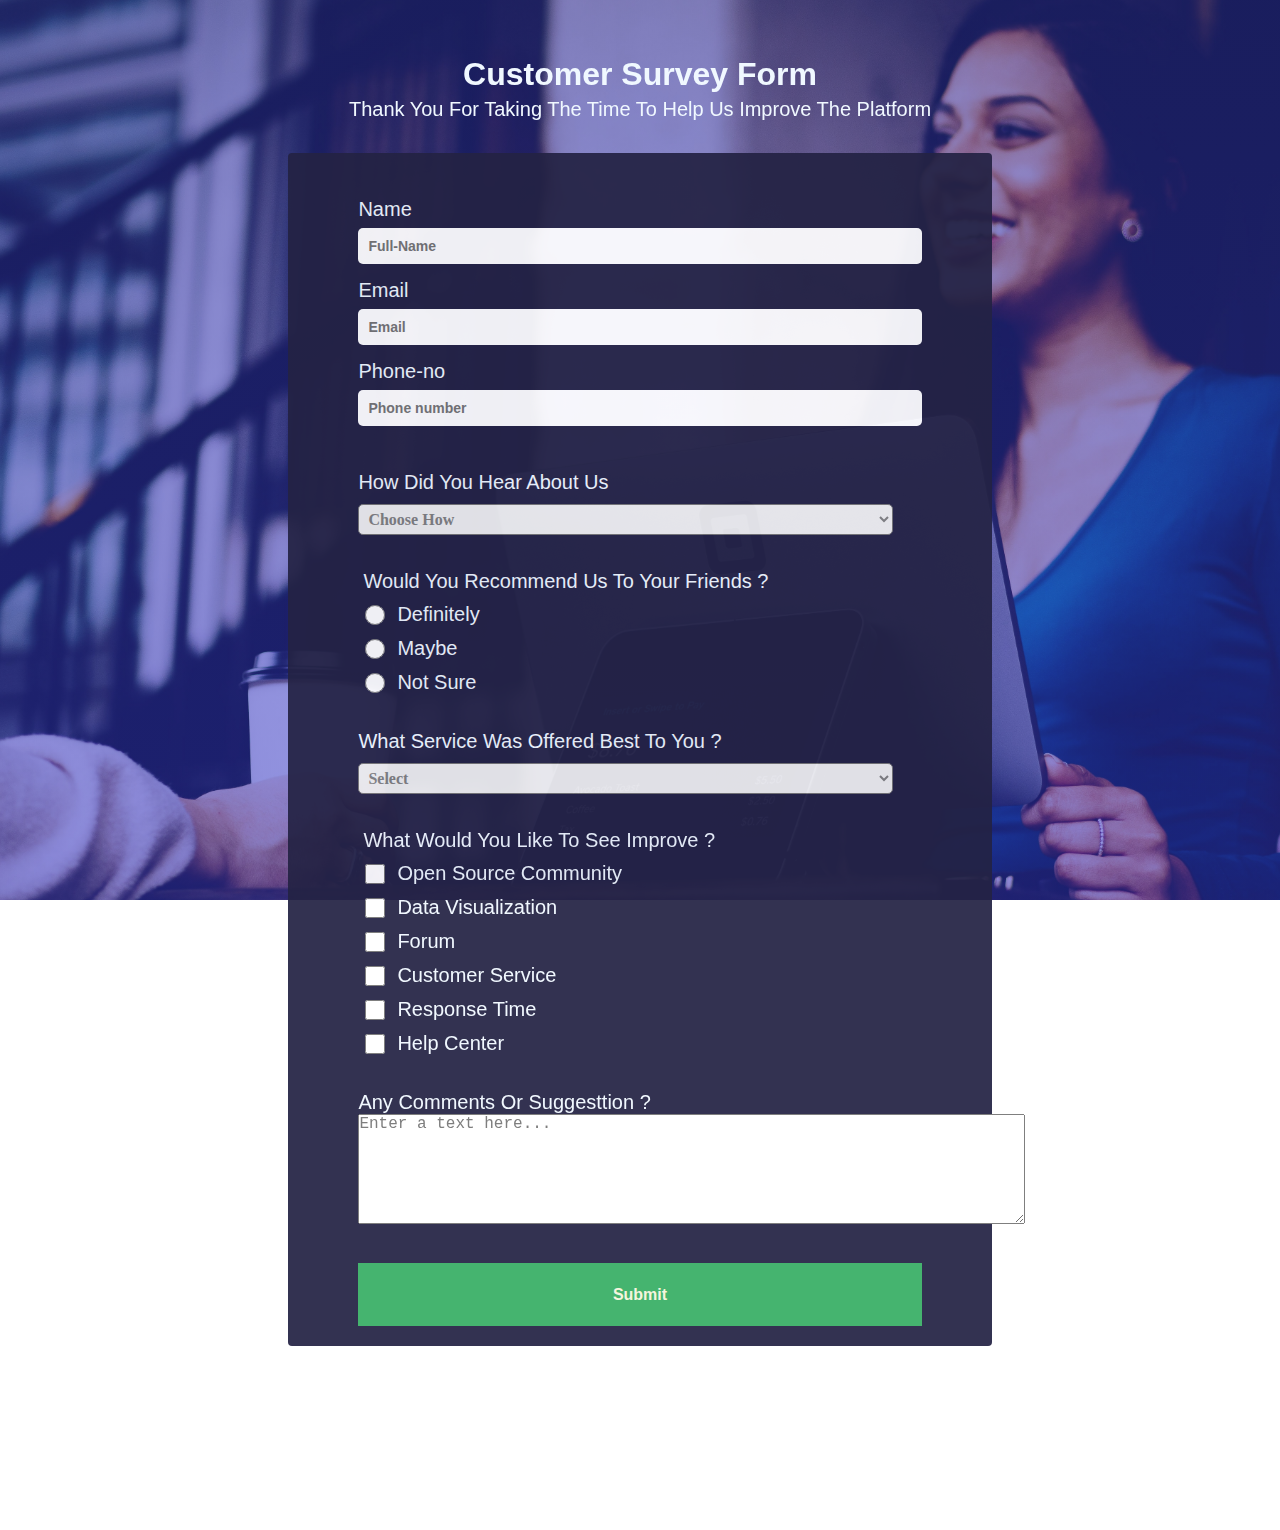
<file: Survey form/index.html>
<!DOCTYPE html>
<html lang="en">
  <head>
    <meta charset="UTF-8" />
    <meta http-equiv="X-UA-Compatible" content="IE=edge" />
    <meta name="viewport" content="width=device-width, initial-scale=1.0" />
    <title>Survey form</title>
    <link rel="stylesheet" href="style.css" />
  </head>

  <body>
    <div class="background"></div>
    <div class="contain-all">
        <div class="header">
          <h1 id="title">Customer Survey Form</h1>
          <p id="description">
            Thank you for taking the time to help us improve the platform
          </p>
        </div>
        <form action="" id="survey-form">
        <div class="frm-grp1 margin">
            <label for="name" id="name-label">
            Name
            </label>
            <input type="text" id="name" required placeholder="Full-Name"/>
            <label for="" id="email-label">
            Email
            </label>
            <input type="email" id="email" required placeholder="Email"/>
            <label for="number" id="number-label">
            Phone-no
            </label>
            <input type="number" id="number" min="10" max="13" required placeholder="Phone number"/>
        </div>

        <div class="frm-grp2 margin">
            <p>How did you hear about us</p>
            <select name="" id="dropdown">
            <option value="" selected disabled>Choose How</option>
            <option value="">
            <p>Media</p>
            </option>
            <option value="">
            <p>Family</p>
            </option>
            <option value="">
            <p>Magazines</p>
            </option>
            <option value="">
            <p>directly from our personel</p>
            </option>
            <option value="">
            <p>other</p>
            </option>
            </select>
          </div>

        <div class="frm-grp3 margin">
            <p>would you recommend us to your friends ?</p>
            <div class="row">
            <input type="radio" name="same" id="" />
            <p>Definitely</p>
            </div>
            <div class="row">
            <input type="radio" name="same" id="" />
            <p>Maybe</p>
            </div>
            <div class="row">
            <input type="radio" name="same" id="" />
            <p>Not sure</p>
            </div>
        </div>

        <div class="frm-grp4 margin">
            <p>What Service was offered best to you ?</p>
            <select name="" id="service">
            <option value="" selected disabled>
            Select
            </option>
            <option value="">
             Tv Subscrition
            </option>
            <option value="">
            Airtime Subscrition
            </option>
            <option value="">
            Netflix
            </option>
            <option value="">
            Data Subscrition
            </option>
            <option value="" id="other">
            other
            </option>
            </select>
        </div>

        <div class="frm-grp5 margin">
            <p>What would you like to see improve ?</p>
            <div class="row">
            <input type="checkbox" name="" id="" value="" />
            <p>open source community</p>
            </div>
            <div class="row">
            <input type="checkbox" name="" id="" value="" />
            <p>Data Visualization</p>
            </div>
            <div class="row">
            <input type="checkbox" name="" id="" value="" />
            <p>Forum</p>
            </div>
            <div class="row">
            <input type="checkbox" name="" id="" value="" />
            <p>customer service</p>
            </div>
            <div class="row">
            <input type="checkbox" name="" id="" value="" />
            <p>response time</p>
            </div>
            <div class="row">
            <input type="checkbox" name="" id="" value="" />
            <p>help center</p>
            </div>
        </div>

        <div class="frm-grp6 margin">
            <p>Any comments or suggesttion ?</p>
            <textarea name="" id="" cols="65" rows="6" placeholder="Enter a text here..." style="font-size: large;"></textarea>
            </div>
            <button id="submit" >Submit</button>
      </form>
    </div>
    <!-- https://unsplash.com/photos/n95VMLxqM2I -->
    <!-- https://unsplash.com/photos/fMntI8HAAB8 -->
  </body>
</html>
</file>
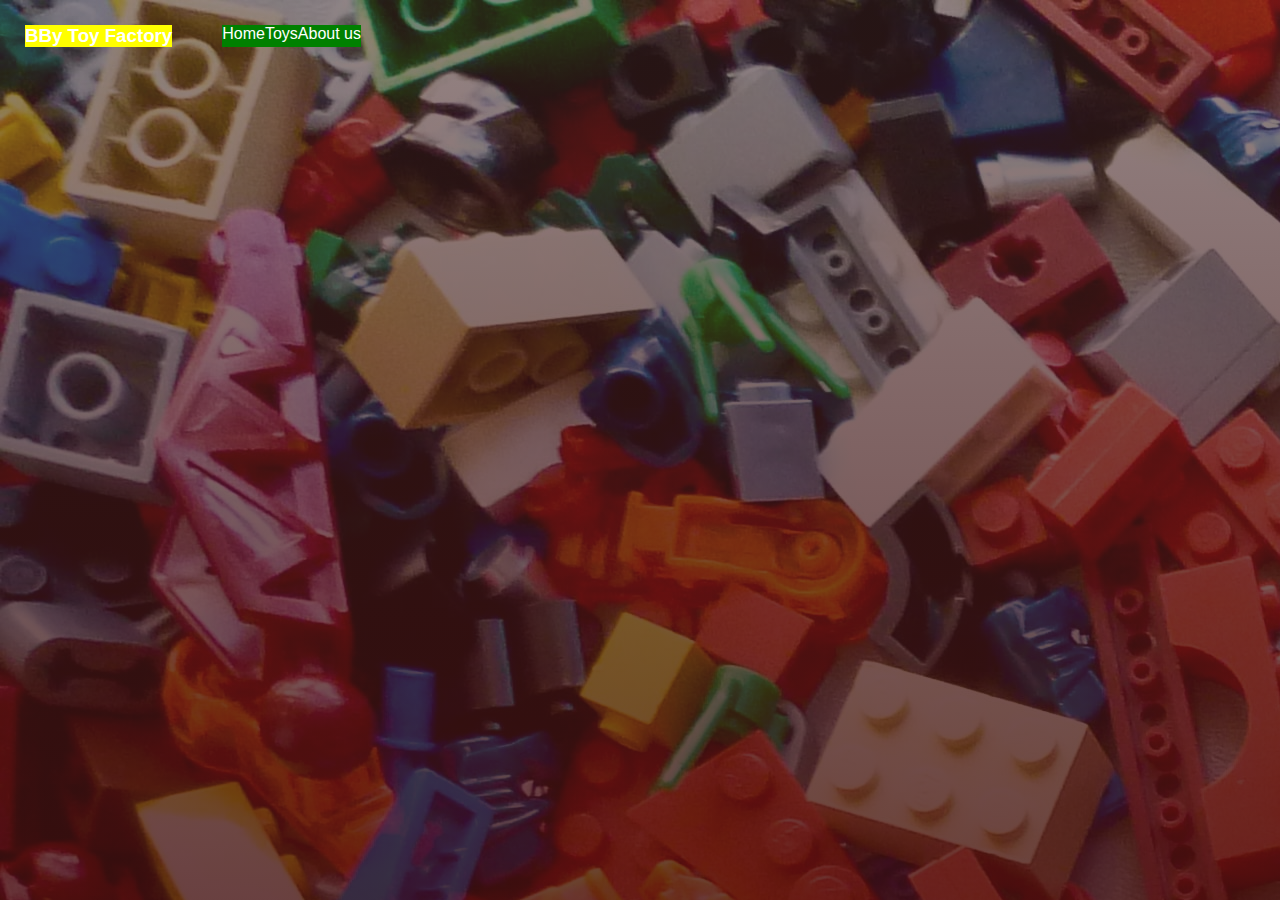
<file: Toy store app/index.html>
<!DOCTYPE html>
<html lang="en">
<head>
    <meta charset="UTF-8">
    <meta http-equiv="X-UA-Compatible" content="IE=edge">
    <meta name="viewport" content="width=device-width, initial-scale=1.0">
    <script defer src="app.js"></script>
    <link rel="stylesheet" href="style.css">
    <title>Toy store</title>
</head>
<body>
    
</body>
</html>
</file>
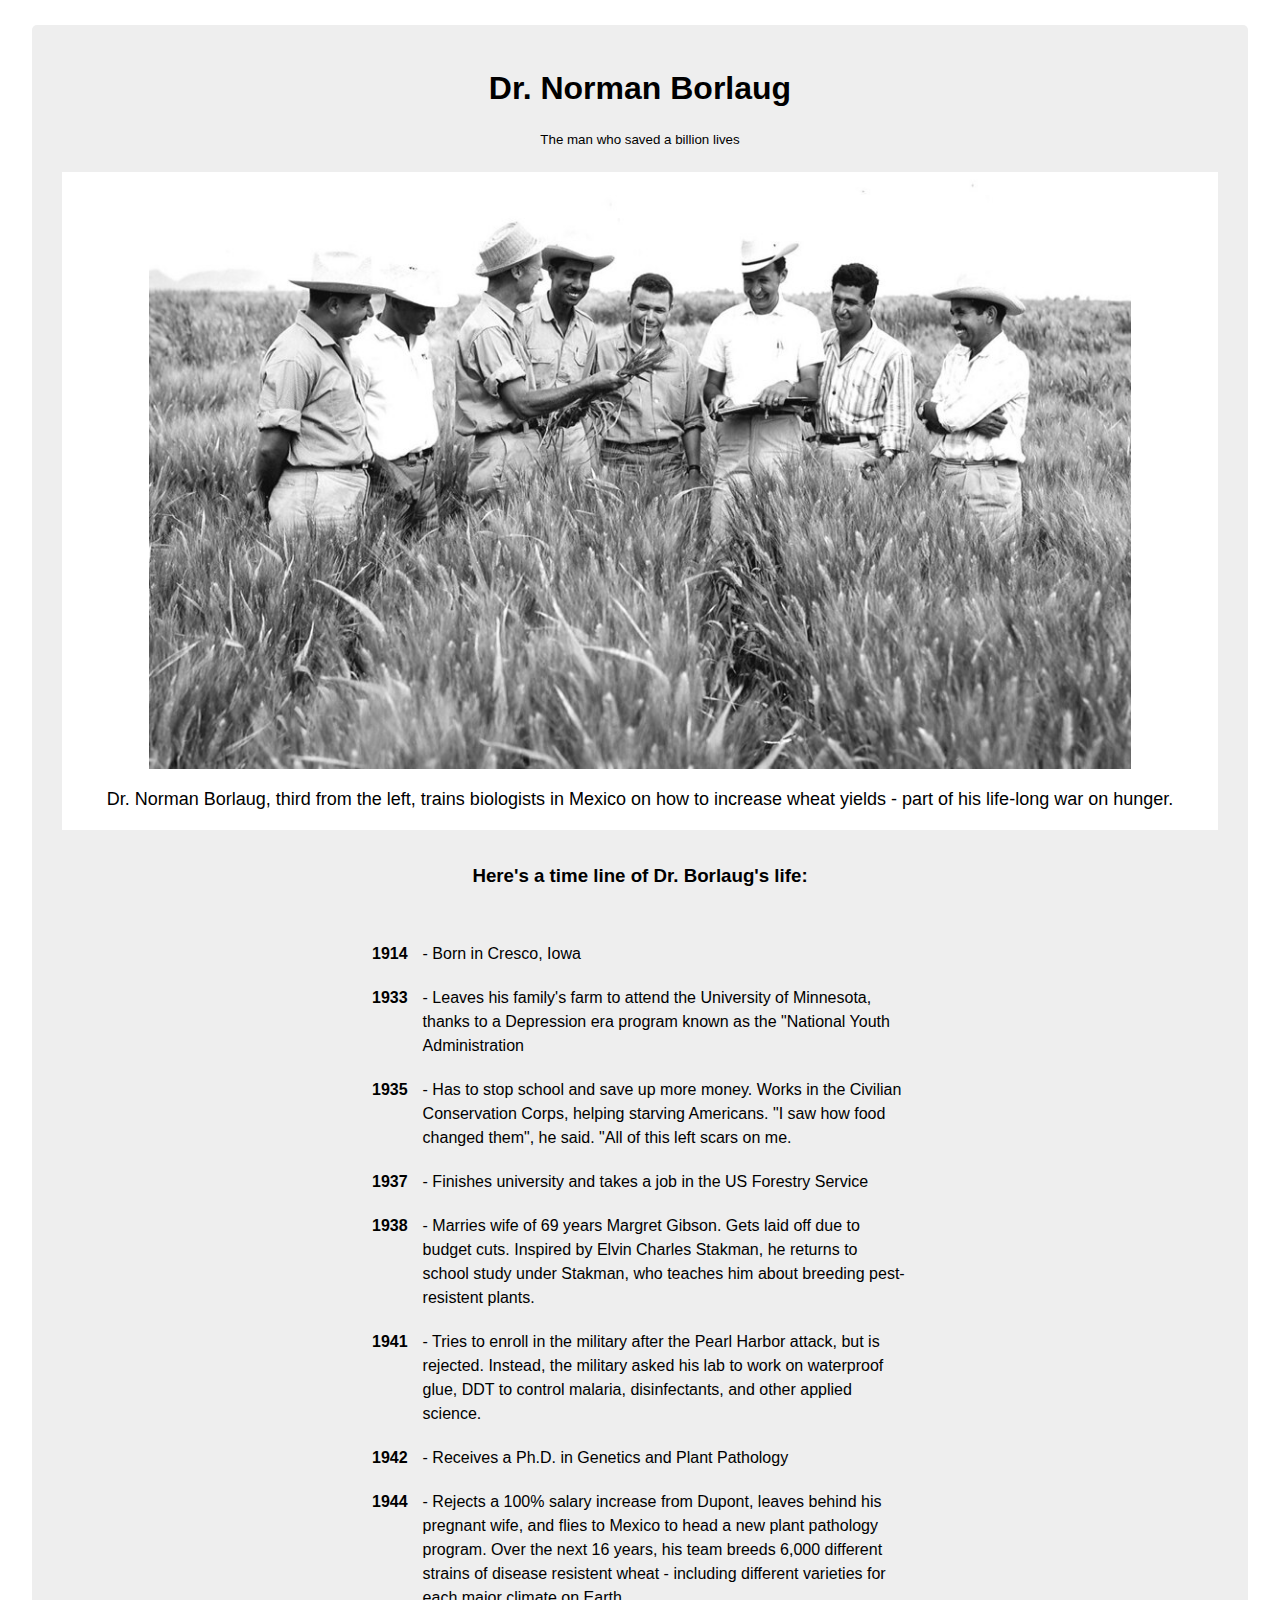
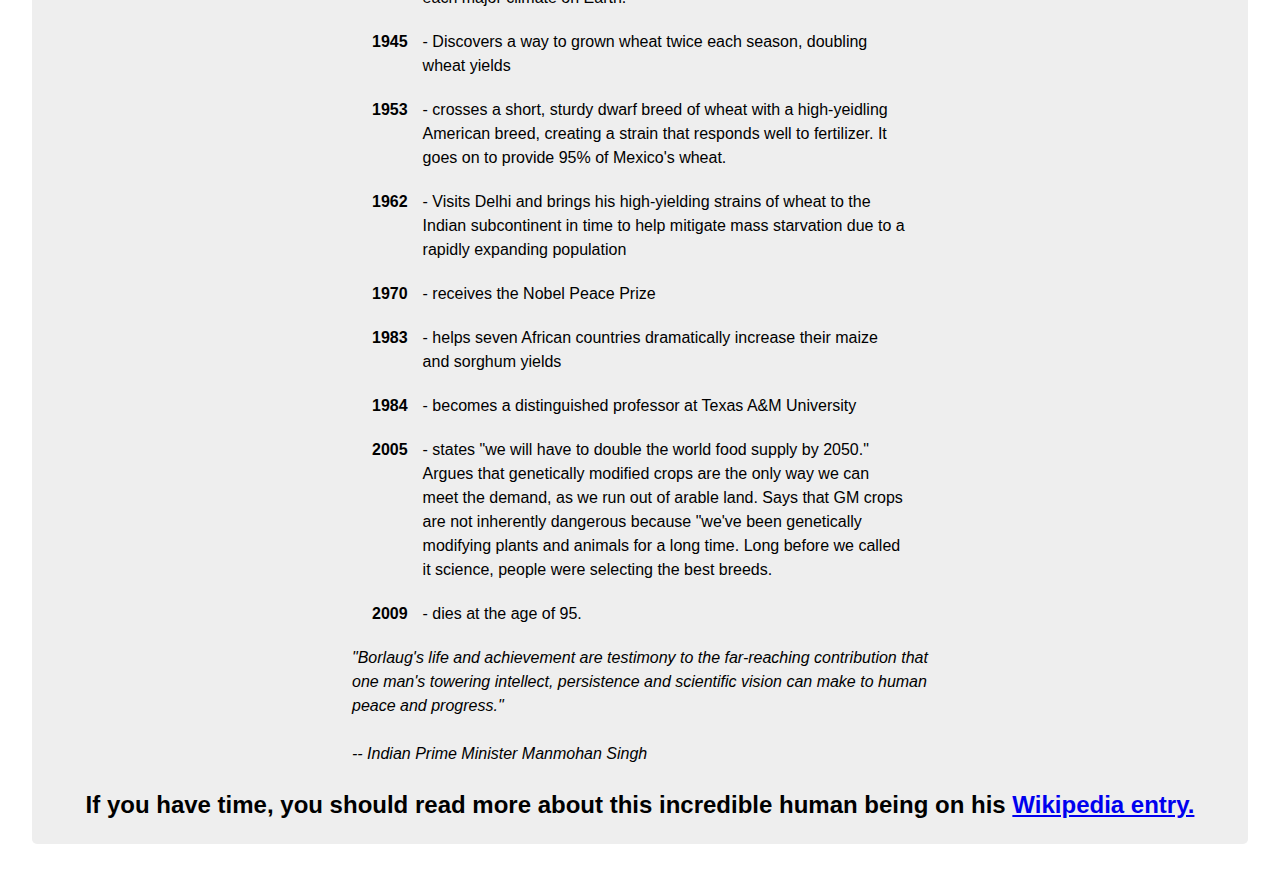
<file: Tribute page/index.html>
<!DOCTYPE html>
<html lang="en">

<head>
    <meta charset="UTF-8">
    <meta http-equiv="X-UA-Compatible" content="IE=edge">
    <meta name="viewport" content="width=device-width, initial-scale=1.0">
    <link rel="stylesheet" href="style.css">
    <title>Bill Gate Foundation</title>
</head>

<body>
    <main id="main">
        <h1 id="title">Dr. Norman Borlaug</h1>
        <sup>The man who saved a billion lives
        </sup>
        <figure id="img-div">
            <img src="tribute-page-main-image.jpg" alt="The Wise one">
            <figcaption id="img-caption">Dr. Norman Borlaug, third from the left, trains biologists in Mexico on how to
                increase wheat yields - part of his
                life-long war on hunger.</figcaption>
        </figure>
        <div id="tribute-info">
            <h3>Here's a time line of Dr. Borlaug's life:</h3>
            <ul>
                <li>
                    <h4>1914</h4> - Born in Cresco, Iowa
                </li>
                <li>
                    <h4>1933</h4> - Leaves his family's farm to attend the University of Minnesota, thanks to a
                    Depression era program known as the
                    "National Youth Administration
                </li>
                <li>
                    <h4>1935</h4> - Has to stop school and save up more money. Works in the Civilian Conservation Corps,
                    helping starving Americans. "I saw how food changed them", he said. "All of this left scars on me.
                </li>
                <li>
                    <h4>1937</h4> - Finishes university and takes a job in the US Forestry Service
                </li>
                <li>
                    <h4>1938</h4> - Marries wife of 69 years Margret Gibson. Gets laid off due to budget cuts. Inspired
                    by Elvin Charles Stakman, he returns to school study under Stakman, who teaches him about breeding
                    pest-resistent plants.
                </li>
                <li>
                    <h4>1941</h4> - Tries to enroll in the military after the Pearl Harbor attack, but is rejected.
                    Instead, the military asked his lab to work on waterproof glue, DDT to control malaria,
                    disinfectants, and other applied science.
                </li>
                <li>
                    <h4>1942</h4> - Receives a Ph.D. in Genetics and Plant Pathology
                </li>
                <li>
                    <h4>1944</h4> - Rejects a 100% salary increase from Dupont, leaves behind his pregnant wife, and
                    flies to Mexico to head a new plant pathology program. Over the next 16 years, his team breeds 6,000
                    different strains of disease resistent wheat - including different varieties for each major climate
                    on Earth.
                </li>
                <li>
                    <h4>1945</h4> - Discovers a way to grown wheat twice each season, doubling wheat yields
                </li>
                <li>
                    <h4>1953</h4> - crosses a short, sturdy dwarf breed of wheat with a high-yeidling American breed,
                    creating a strain that responds well to fertilizer. It goes on to provide 95% of Mexico's wheat.
                </li>
                <li>
                    <h4>1962</h4> - Visits Delhi and brings his high-yielding strains of wheat to the Indian
                    subcontinent in time to help mitigate mass starvation due to a rapidly expanding population
                </li>
                <li>
                    <h4>1970</h4> - receives the Nobel Peace Prize
                </li>
                <li>
                    <h4>1983</h4> - helps seven African countries dramatically increase their maize and sorghum yields
                </li>
                <li>
                    <h4>1984</h4> - becomes a distinguished professor at Texas A&M University
                </li>
                <li>
                    <h4>2005</h4> - states "we will have to double the world food supply by 2050." Argues that
                    genetically modified crops are the only way we can meet the demand, as we run out of arable land.
                    Says that GM crops are not inherently dangerous because "we've been genetically modifying plants and
                    animals for a long time. Long before we called it science, people were selecting the best breeds.
                </li>
                <li>
                    <h4>2009</h4> - dies at the age of 95.
                </li>
            </ul>
            <em>"Borlaug's life and achievement are testimony to the far-reaching contribution that one man's towering
                intellect, persistence and scientific vision can make to human peace and progress."<br><br>

                -- Indian Prime Minister Manmohan Singh</em>
        </div>
       <h2 id="wiki">If you have time, you should read more about this incredible human being on his <a href="#" id="tribute_link" target="_blank">Wikipedia entry.</a></h2>
    </main>
</body>

</html>
</file>
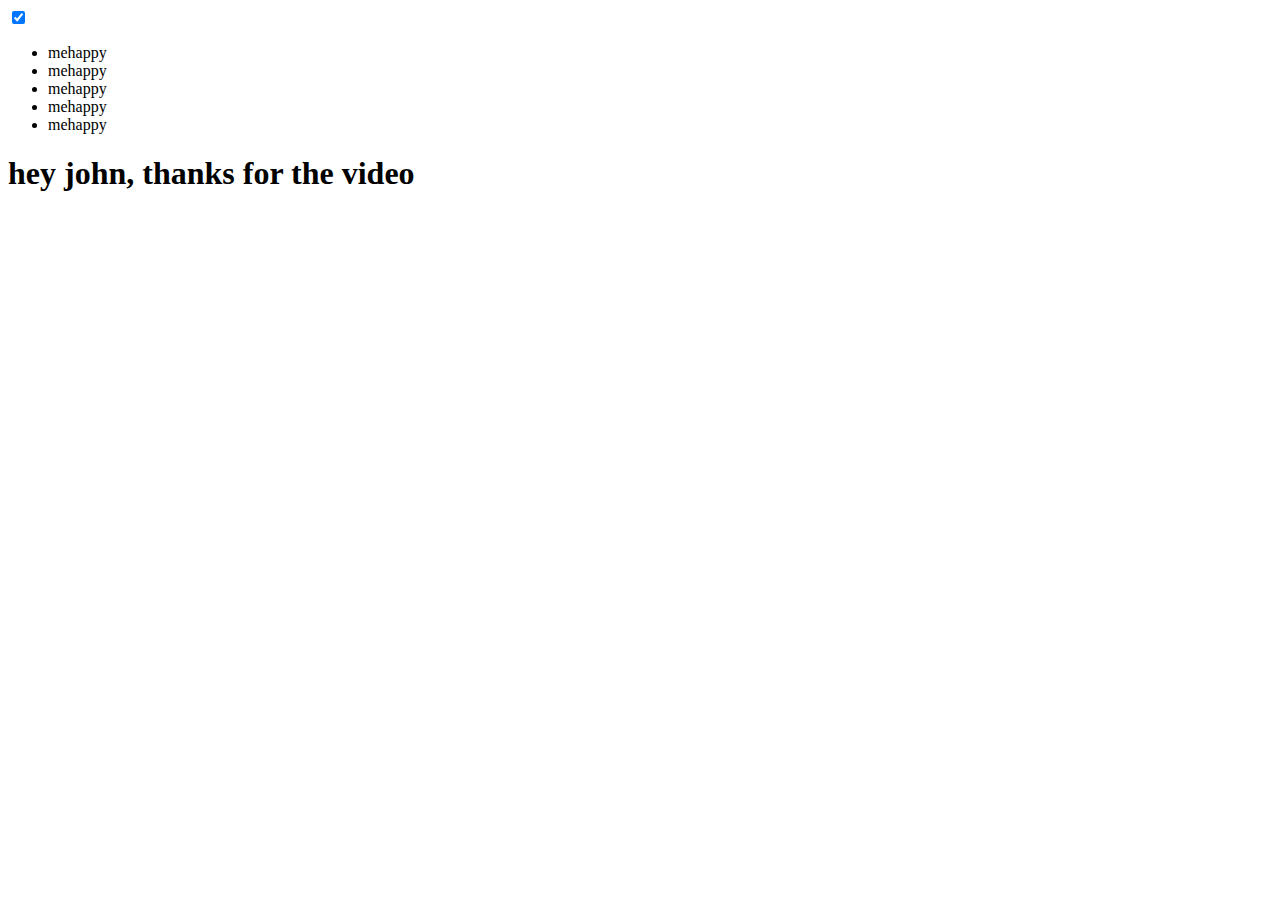
<file: Technical Documentation page/practice.html>
<!DOCTYPE html>
<html lang="en">
<head>
    <meta charset="UTF-8">
    <meta http-equiv="X-UA-Compatible" content="IE=edge">
    <meta name="viewport" content="width=device-width, initial-scale=1.0">
    <title>Document</title>
    <script defer src="app.js"></script>
</head>
<body>
        <ul class="selectAll">
      <li class="select" id="select">mehappy</li>
      <li class="select" id="select">mehappy</li>
      <li class="select" id="select">mehappy</li>
      <li class="select" id="select">mehappy</li>
      <li class="select" id="select">mehappy</li>
    </ul>
    <input type="checkbox" name="" id="" checked>
</body>
</html>
</file>
<file: Survey form/style.css>
* {
  margin: 0;
  padding: 0;
  box-sizing: border-box;
}

body {
  position: relative;
  display: flex;
  justify-content: center;
  color: aliceblue;
  height: 170vh;
  font-family: Verdana, Geneva, Tahoma, sans-serif;
}

p {
  font-size: 20px;
  text-transform: capitalize;
}
label{
  font-size: 20px;
}
.background {
  position: fixed;
  width: 100%;
  height: 100vh;
  background: linear-gradient(rgba(46, 46, 171, 0.5), rgba(51, 51, 207, 0.5)),
    url("img2.jpg");
  background-size: cover;
  background-position: center;
  background-repeat: no-repeat;
}

.contain-all {
  margin-top: 56px;
  height: fit-content;
  position: absolute;
  display: flex;
  flex-direction: column;
  align-items: center;
  width: 65vw;
}

.header {
  margin: 0 0 32px 0;
  text-align: center;
}

#title {
  margin: 0 0 5px 0;
}

#survey-form {
  display: flex;
  margin-bottom: 10px;
  flex-direction: column;
  align-items: center;
  justify-content: center;
  height: auto;
  width: 55vw;
  background-color: #242344;
  border-radius: 4px;
  opacity: 0.93;
}

input {
  color: grey;
  font-size: 14px;
  border-radius: 5px;
  outline: none;
  border: none;
}

.margin {
  margin: 15px;
  width: 80%;
}
.row{
  display: flex;
}
.frm-grp1 {
  margin-top: 45px;
}

.frm-grp1 input{
  font-weight: 600;
  width: 100%;
  padding: 10px;
  margin-top: 7px;
  margin-bottom: 15px;
}.frm-grp1 input:focus, select:focus{
  outline-style: double;
  outline-width: 5px;
  outline-color: rgb(16, 120, 232);
}

select{
  margin-top: 10px;
  width: 95%;
  font-weight: 600;
  padding: 5px;
  font-size: 1em;
  color: grey;
  border-radius: 5px;
  font-family: segoe script;
}
.frm-grp3 input{
  margin: 7px;
  width: 20px;
  height: 20px;
}
.frm-grp3 p{ margin: 5px }
.frm-grp5 input{
  margin: 7px;
  width: 20px;
  height: 20px;
}
.frm-grp5 p{ margin: 5px }
button{
  width: 80%;
  height: 7vh;
  margin: 20px;
  font-size: 1em;
  font-weight: 700;
  background-color: #37AF65;
  color: beige;
  border: none;
}
button:hover{
  background-color:  #9DD5B5;
  cursor: pointer;
}
@media (max-width: 800px) {
  h1{
    font-size: 22px;
  }
  p {
    font-size: 17px;
  }
textarea{
  width: 80%;
  height: 70px;
}
  #survey-form {
    width: 80vw;
  }
}
</file>
<file: Toy store app/style.css>
*{
    margin: 0;
    padding: 0;
    box-sizing: border-box;
}
body{
    max-width: 100%;
    height: auto;
    font-family: 'Arial','Times New Roman', Times, serif;
}
menu{
    height: 100vh;
    color: rgb(255, 255, 255);
    background: linear-gradient(rgba(66, 37, 37, 0.56), rgba(68,17,17,0.8)), url('./assets/bg-img.jpg');
}
nav {
    display: flex;
    width: 100%;
}
nav div{
    background-color: yellow;
    margin: 25px;
}
menu ul{
    list-style: none;
    margin: 25px;
    display: flex;
    flex:500px 0 0;
}
menu ul li{
    background: green;
}
@media (max-width:800px) {
    menu{
        height: 70vh;
    }
}
</file>
<file: Tribute page/style.css>
* {
  margin: 0;
  padding: 0;
  box-sizing: border-box;
}
body {
  display: flex;
  justify-content: center;
  align-items: center;
  font-family: "Trebuchet MS", "Lucida Sans Unicode", "Lucida Grande",
    "Lucida Sans", Arial, sans-serif;
}
main {
  margin-bottom: 30px;
  display: flex;
  justify-content: start;
  align-items: center;
  flex-direction: column;
  border-radius: 5px;
  margin-top: 25px;
  width: 95%;
  background-color: #eeeeee;
  height: fit-content;
}
#title {
  padding-top: 45px;
}
sup {
  padding: 25px;
}
#img-div {
  display: flex;
  justify-content: start;
  align-items: center;
  flex-direction: column;
  background-color: white;
  width: 95%;
  height: fit-content;
}
#img-caption {
  margin: 20px;
  font-size: 18px;
  text-align: center;
}
#img-div img {
  height: auto;
  width: 85%;
  height: auto;
}
#tribute-info {
  display: flex;
  justify-content: start;
  align-items: center;
  flex-direction: column;
}
#tribute-info h3 {
  margin: 35px 0 35px 0;
}
#tribute-info ul {
    width: 45vw;
}
#tribute-info ul li {
  margin: 20px;
  display: flex;
  line-height: 1.5em;
}
#tribute-info ul h4 {
  margin-right: 15px;
}
#tribute-info em {
  width: 45vw;
  line-height: 1.5em;
}
#wiki {
  margin: 25px;
}
@media (max-width: 800px) {
  #tribute-info ul {
    width: 100%;
  }
  #tribute-info em {
  width: 90%;
}
#wiki {
    text-align: center;
  margin: 25px;
  font-size: 20px;
}
}
</file>
